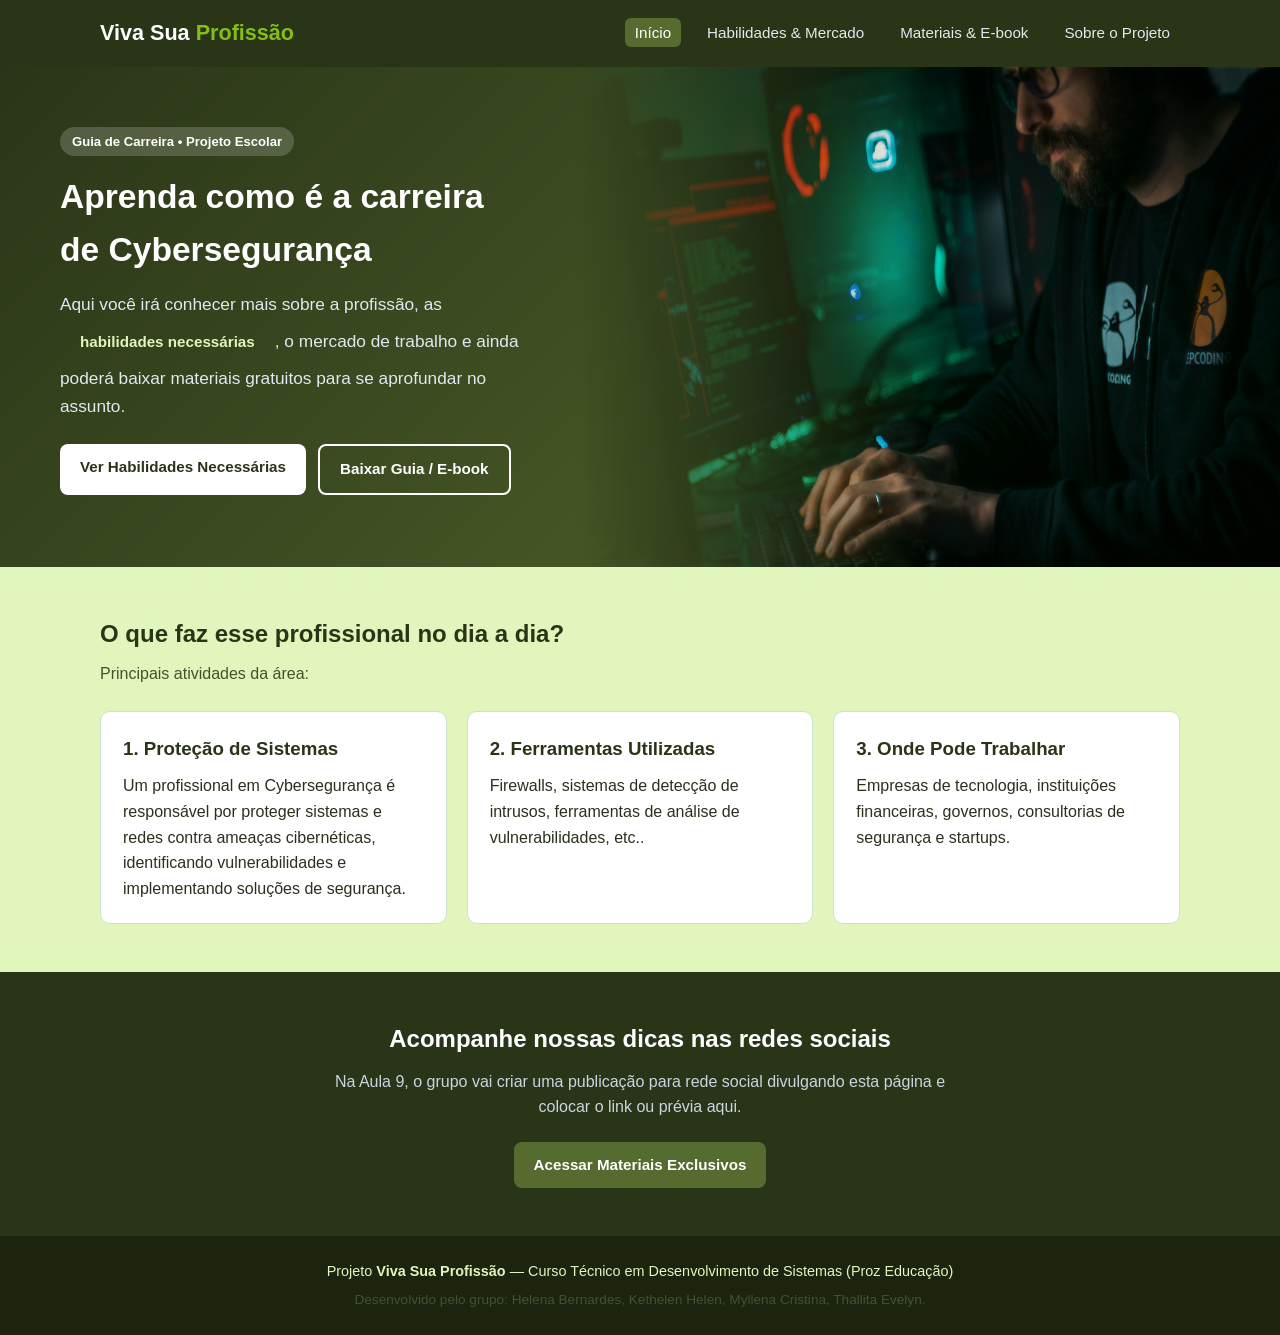
<file: index.html>
<!DOCTYPE html>
<html lang="pt-BR">
<head>
  <meta charset="UTF-8">
  <meta name="viewport" content="width=device-width, initial-scale=1.0">
  <!-- AULA 4 (SEO): Personalizem o título e a descrição pensando em como alguém buscaria essa profissão no Google -->
  <title>Descobrindo sobre Cybersegurança</title>
  <meta name="description" content="Aprenda o que faz um profissional de Cybersegurança, quais são as habilidades necessárias, o mercado de trabalho e materiais gratuitos.">
  <!-- ATENÇÃO GITHUB PAGES: Sempre usem caminhos relativos (sem barra / no início) -->
  <link rel="stylesheet" href="css/style.css">
</head>
<body>

  <!-- CABEÇALHO E MENU DE NAVEGAÇÃO -->
  <header class="topo">
    <div class="container">
      <a href="index.html" class="logo">Viva Sua <span>Profissão</span></a>
      <nav aria-label="Menu principal">
        <ul class="menu">
          <li><a href="index.html" class="ativo">Início</a></li>
          <li><a href="pages/habilidades.html">Habilidades &amp; Mercado</a></li>
          <li><a href="pages/materiais.html">Materiais &amp; E-book</a></li>
          <li><a href="pages/sobre.html">Sobre o Projeto</a></li>
        </ul>
      </nav>
    </div>
  </header>

  <!-- SEÇÃO PRINCIPAL (HERO) -->
  <main>
    <section class="hero">
      <div class="container">
        <span class="etiqueta">Guia de Carreira • Projeto Escolar</span>
        <h1>Aprenda como é a carreira de Cybersegurança</h1>
        <p>
          Aqui você irá conhecer mais sobre a profissão, as <a href="pages/habilidades.html" class="btn btn-hability">habilidades necessárias</a>, o mercado de trabalho 
          e ainda poderá baixar materiais gratuitos para se aprofundar no assunto.
        </p>
        <div class="botoes-hero">
          <a href="pages/habilidades.html" class="btn btn-primario">Ver Habilidades Necessárias</a>
          <a href="pages/materiais.html" class="btn btn-secundario">Baixar Guia / E-book</a>
        </div>
      </div>
      <img src="img/man-coding.jpg" alt="Ilustração de um profissional de Cybersegurança trabalhando em um computador" loading="lazy" class="mancoding">
    </section>

    <!-- RESUMO EM CARDS (3 COLUNAS RESPONSIVAS) -->
    <section class="secao">
      <div class="container">
        <h2>O que faz esse profissional no dia a dia?</h2>
        <p class="subtitulo">Principais atividades da área:</p>

        <div class="grid-cards">
          <article class="card">
            <h3>1. Proteção de Sistemas</h3>
            <p>Um profissional em Cybersegurança é responsável por proteger sistemas e redes contra ameaças cibernéticas, 
              identificando vulnerabilidades e implementando soluções de segurança.

            </p>
          </article>

          <article class="card">
            <h3>2. Ferramentas Utilizadas</h3>
            <p>Firewalls, sistemas de detecção de intrusos, ferramentas de análise de vulnerabilidades, etc..</p>
          </article>

          <article class="card">
            <h3>3. Onde Pode Trabalhar</h3>
            <p>Empresas de tecnologia, instituições financeiras, governos, consultorias de segurança e startups.</p>
          </article>
        </div>
      </div>
    </section>

    <!-- CHAMADA PARA REDE SOCIAL (AULA 9) -->
    <section class="secao secao-destaque">
      <div class="container">
        <h2>Acompanhe nossas dicas nas redes sociais</h2>
        <p>
          Na Aula 9, o grupo vai criar uma publicação para rede social divulgando esta página e colocar o link ou prévia aqui.
        </p>
        <a href="pages/materiais.html" class="btn btn-primario">Acessar Materiais Exclusivos</a>
      </div>
    </section>
  </main>

  <!-- RODAPÉ -->
  <footer class="rodape">
    <div class="container">
      <p>Projeto <strong>Viva Sua Profissão</strong> — Curso Técnico em Desenvolvimento de Sistemas (Proz Educação)</p>
      <p class="creditos">Desenvolvido pelo grupo: Helena Bernardes, Kethelen Helen, Myllena Cristina, Thallita Evelyn.</p>
    </div>
  </footer>

</body>
</html>
</file>
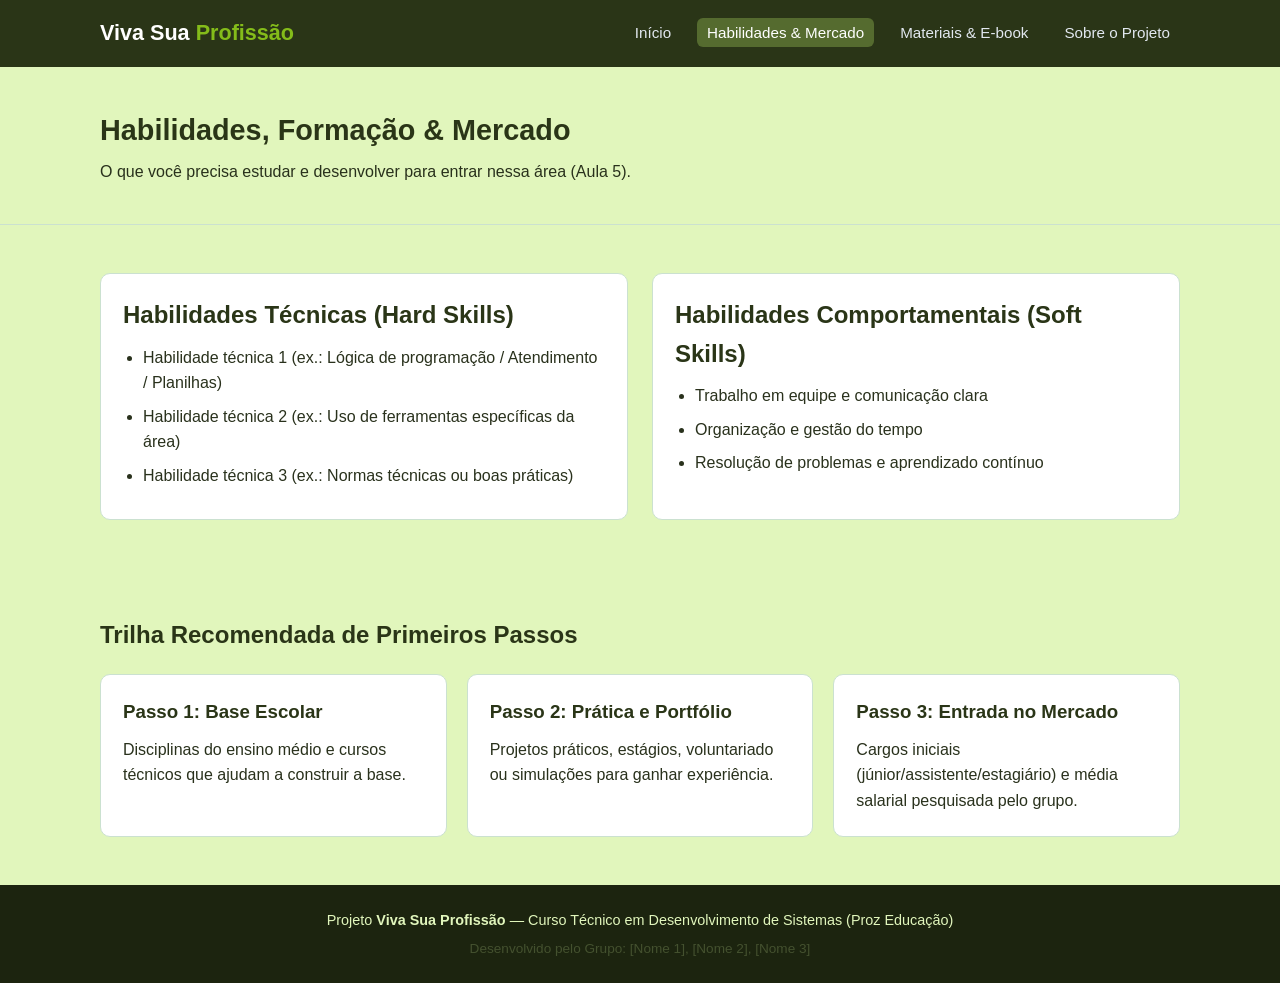
<file: pages/habilidades.html>
<!DOCTYPE html>
<html lang="pt-BR">
<head>
  <meta charset="UTF-8">
  <meta name="viewport" content="width=device-width, initial-scale=1.0">
  <title>Descobrindo sobre Cybersegurança</title>
  <meta name="description" content="Aprenda o que faz um profissional de Cybersegurança, quais são as habilidades necessárias, o mercado de trabalho e materiais gratuitos.">
  <!-- Como esta página está dentro da pasta pages/, usamos ../ para voltar à raiz -->
  <link rel="stylesheet" href="../css/style.css">
</head>
<body>

  <header class="topo">
    <div class="container">
      <a href="../index.html" class="logo">Viva Sua <span>Profissão</span></a>
      <nav aria-label="Menu principal">
        <ul class="menu">
          <li><a href="../index.html">Início</a></li>
          <li><a href="habilidades.html" class="ativo">Habilidades &amp; Mercado</a></li>
          <li><a href="materiais.html">Materiais &amp; E-book</a></li>
          <li><a href="sobre.html">Sobre o Projeto</a></li>
        </ul>
      </nav>
    </div>
  </header>

  <main>
    <section class="cabecalho-pagina">
      <div class="container">
        <h1>Habilidades, Formação &amp; Mercado</h1>
        <p>O que você precisa estudar e desenvolver para entrar nessa área (Aula 5).</p>
      </div>
    </section>

    <section class="secao">
      <div class="container">
        <div class="grid-duas-colunas">
          <div class="card">
            <h2>Habilidades Técnicas (Hard Skills)</h2>
            <ul class="lista-simples">
              <li>Habilidade técnica 1 (ex.: Lógica de programação / Atendimento / Planilhas)</li>
              <li>Habilidade técnica 2 (ex.: Uso de ferramentas específicas da área)</li>
              <li>Habilidade técnica 3 (ex.: Normas técnicas ou boas práticas)</li>
            </ul>
          </div>

          <div class="card">
            <h2>Habilidades Comportamentais (Soft Skills)</h2>
            <ul class="lista-simples">
              <li>Trabalho em equipe e comunicação clara</li>
              <li>Organização e gestão do tempo</li>
              <li>Resolução de problemas e aprendizado contínuo</li>
            </ul>
          </div>
        </div>
      </div>
    </section>

    <section class="secao secao-cinza">
      <div class="container">
        <h2>Trilha Recomendada de Primeiros Passos</h2>
        <div class="grid-cards">
          <article class="card">
            <h3>Passo 1: Base Escolar</h3>
            <p>Disciplinas do ensino médio e cursos técnicos que ajudam a construir a base.</p>
          </article>
          <article class="card">
            <h3>Passo 2: Prática e Portfólio</h3>
            <p>Projetos práticos, estágios, voluntariado ou simulações para ganhar experiência.</p>
          </article>
          <article class="card">
            <h3>Passo 3: Entrada no Mercado</h3>
            <p>Cargos iniciais (júnior/assistente/estagiário) e média salarial pesquisada pelo grupo.</p>
          </article>
        </div>
      </div>
    </section>
  </main>

  <footer class="rodape">
    <div class="container">
      <p>Projeto <strong>Viva Sua Profissão</strong> — Curso Técnico em Desenvolvimento de Sistemas (Proz Educação)</p>
      <p class="creditos">Desenvolvido pelo Grupo: [Nome 1], [Nome 2], [Nome 3]</p>
    </div>
  </footer>

</body>
</html>
</file>
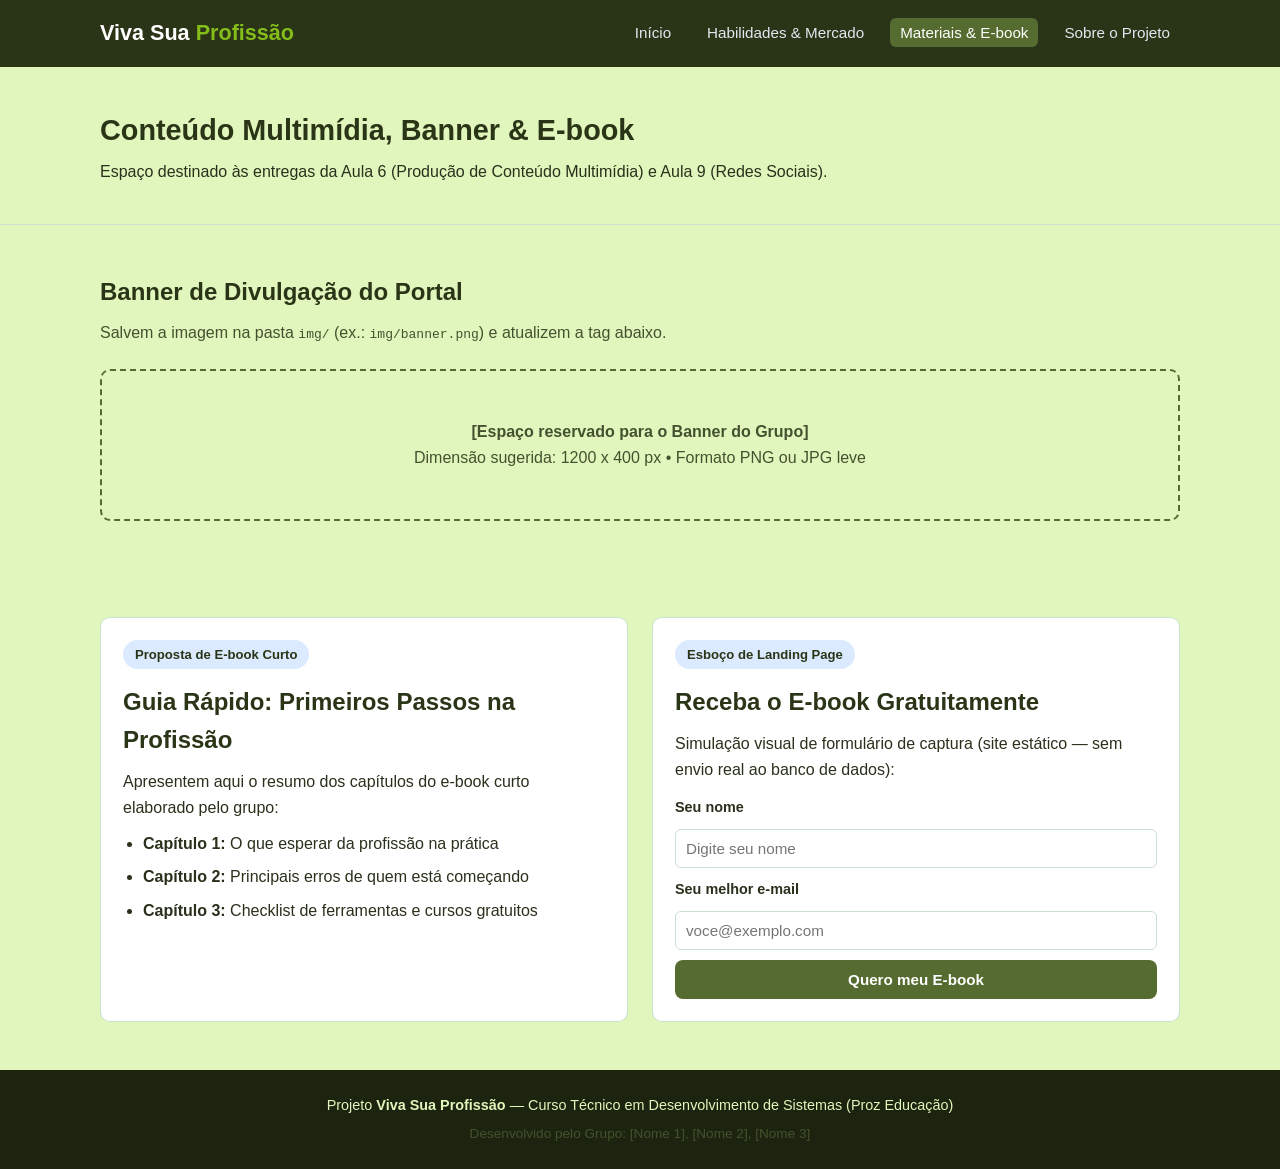
<file: pages/materiais.html>
<!DOCTYPE html>
<html lang="pt-BR">
<head>
  <meta charset="UTF-8">
  <meta name="viewport" content="width=device-width, initial-scale=1.0">
  <title>Descobrindo sobre Cybersegurança</title>
  <meta name="description" content="Aprenda o que faz um profissional de Cybersegurança, quais são as habilidades necessárias, o mercado de trabalho e materiais gratuitos.">
  <link rel="stylesheet" href="../css/style.css">
</head>
<body>

  <header class="topo">
    <div class="container">
      <a href="../index.html" class="logo">Viva Sua <span>Profissão</span></a>
      <nav aria-label="Menu principal">
        <ul class="menu">
          <li><a href="../index.html">Início</a></li>
          <li><a href="habilidades.html">Habilidades &amp; Mercado</a></li>
          <li><a href="materiais.html" class="ativo">Materiais &amp; E-book</a></li>
          <li><a href="sobre.html">Sobre o Projeto</a></li>
        </ul>
      </nav>
    </div>
  </header>

  <main>
    <section class="cabecalho-pagina">
      <div class="container">
        <h1>Conteúdo Multimídia, Banner &amp; E-book</h1>
        <p>Espaço destinado às entregas da Aula 6 (Produção de Conteúdo Multimídia) e Aula 9 (Redes Sociais).</p>
      </div>
    </section>

    <!-- ÁREA DO BANNER CRIADO PELO GRUPO -->
    <section class="secao">
      <div class="container">
        <h2>Banner de Divulgação do Portal</h2>
        <p class="subtitulo">Salvem a imagem na pasta <code>img/</code> (ex.: <code>img/banner.png</code>) e atualizem a tag abaixo.</p>

        <div class="caixa-banner">
          <!-- Quando tiverem a imagem, troquem o bloco abaixo por:
               <img src="../img/banner.png" alt="Banner de divulgação da profissão"> -->
          <p><strong>[Espaço reservado para o Banner do Grupo]</strong></p>
          <p>Dimensão sugerida: 1200 x 400 px • Formato PNG ou JPG leve</p>
        </div>
      </div>
    </section>

    <!-- ESBOÇO DE LANDING PAGE + PROPOSTA DE E-BOOK -->
    <section class="secao secao-cinza">
      <div class="container">
        <div class="grid-duas-colunas">
          <div class="card">
            <span class="etiqueta">Proposta de E-book Curto</span>
            <h2>Guia Rápido: Primeiros Passos na Profissão</h2>
            <p>Apresentem aqui o resumo dos capítulos do e-book curto elaborado pelo grupo:</p>
            <ul class="lista-simples">
              <li><strong>Capítulo 1:</strong> O que esperar da profissão na prática</li>
              <li><strong>Capítulo 2:</strong> Principais erros de quem está começando</li>
              <li><strong>Capítulo 3:</strong> Checklist de ferramentas e cursos gratuitos</li>
            </ul>
          </div>

          <div class="card">
            <span class="etiqueta">Esboço de Landing Page</span>
            <h2>Receba o E-book Gratuitamente</h2>
            <p>Simulação visual de formulário de captura (site estático — sem envio real ao banco de dados):</p>
            <form class="form-simulado" onsubmit="alert('Exemplo visual de Landing Page! Em um site estático no GitHub Pages não há banco de dados ativo.'); return false;">
              <label for="nome">Seu nome</label>
              <input type="text" id="nome" name="nome" placeholder="Digite seu nome" required>

              <label for="email">Seu melhor e-mail</label>
              <input type="email" id="email" name="email" placeholder="voce@exemplo.com" required>

              <button type="submit" class="btn btn-primario">Quero meu E-book</button>
            </form>
          </div>
        </div>
      </div>
    </section>
  </main>

  <footer class="rodape">
    <div class="container">
      <p>Projeto <strong>Viva Sua Profissão</strong> — Curso Técnico em Desenvolvimento de Sistemas (Proz Educação)</p>
      <p class="creditos">Desenvolvido pelo Grupo: [Nome 1], [Nome 2], [Nome 3]</p>
    </div>
  </footer>

</body>
</html>
</file>
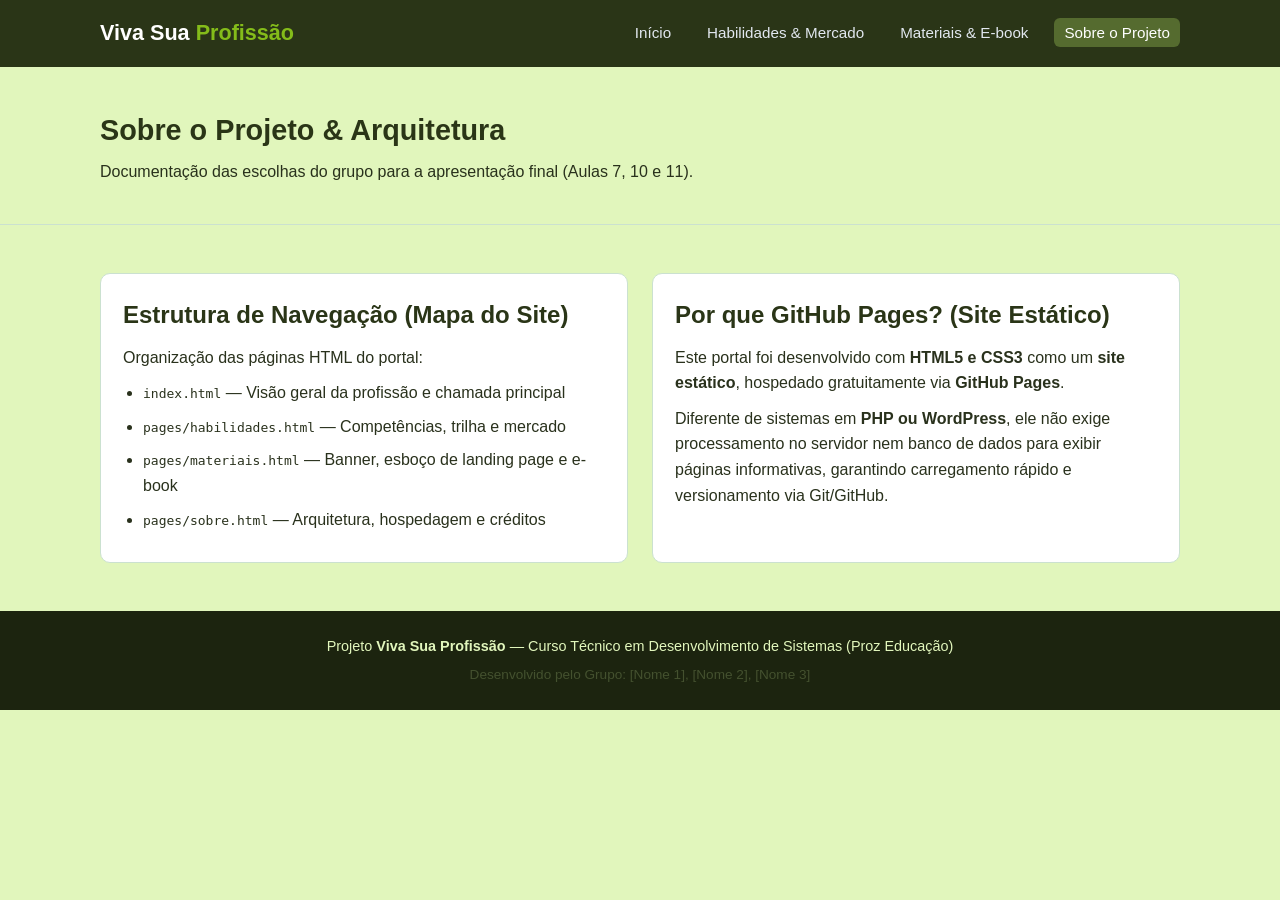
<file: pages/sobre.html>
<!DOCTYPE html>
<html lang="pt-BR">
<head>
  <meta charset="UTF-8">
  <meta name="viewport" content="width=device-width, initial-scale=1.0">
  <title>Descobrindo sobre Cybersegurança</title>
  <meta name="description" content="Aprenda o que faz um profissional de Cybersegurança, quais são as habilidades necessárias, o mercado de trabalho e materiais gratuitos.">
  <link rel="stylesheet" href="../css/style.css">
</head>
<body>

  <header class="topo">
    <div class="container">
      <a href="../index.html" class="logo">Viva Sua <span>Profissão</span></a>
      <nav aria-label="Menu principal">
        <ul class="menu">
          <li><a href="../index.html">Início</a></li>
          <li><a href="habilidades.html">Habilidades &amp; Mercado</a></li>
          <li><a href="materiais.html">Materiais &amp; E-book</a></li>
          <li><a href="sobre.html" class="ativo">Sobre o Projeto</a></li>
        </ul>
      </nav>
    </div>
  </header>

  <main>
    <section class="cabecalho-pagina">
      <div class="container">
        <h1>Sobre o Projeto &amp; Arquitetura</h1>
        <p>Documentação das escolhas do grupo para a apresentação final (Aulas 7, 10 e 11).</p>
      </div>
    </section>

    <section class="secao">
      <div class="container">
        <div class="grid-duas-colunas">
          <div class="card">
            <h2>Estrutura de Navegação (Mapa do Site)</h2>
            <p>Organização das páginas HTML do portal:</p>
            <ul class="lista-simples">
              <li><code>index.html</code> — Visão geral da profissão e chamada principal</li>
              <li><code>pages/habilidades.html</code> — Competências, trilha e mercado</li>
              <li><code>pages/materiais.html</code> — Banner, esboço de landing page e e-book</li>
              <li><code>pages/sobre.html</code> — Arquitetura, hospedagem e créditos</li>
            </ul>
          </div>

          <div class="card">
            <h2>Por que GitHub Pages? (Site Estático)</h2>
            <p>
              Este portal foi desenvolvido com <strong>HTML5 e CSS3</strong> como um <strong>site estático</strong>,
              hospedado gratuitamente via <strong>GitHub Pages</strong>.
            </p>
            <p>
              Diferente de sistemas em <strong>PHP ou WordPress</strong>, ele não exige processamento no servidor nem banco de dados
              para exibir páginas informativas, garantindo carregamento rápido e versionamento via Git/GitHub.
            </p>
          </div>
        </div>
      </div>
    </section>
  </main>

  <footer class="rodape">
    <div class="container">
      <p>Projeto <strong>Viva Sua Profissão</strong> — Curso Técnico em Desenvolvimento de Sistemas (Proz Educação)</p>
      <p class="creditos">Desenvolvido pelo Grupo: [Nome 1], [Nome 2], [Nome 3]</p>
    </div>
  </footer>

</body>
</html>
</file>
<file: css/style.css>
/* =========================================================
   TEMPLATE BASE — PROJETO VIVA SUA PROFISSÃO
   Dica para os alunos: alterem as cores abaixo em :root
   para personalizar a identidade visual do grupo!
   ========================================================= */

:root {
  --cor-primaria: rgb(85, 107, 47);
  --cor-primaria-escura: rgb(42, 53, 23);
  --cor-destaque: rgb(132, 188, 26);
  --cor-fundo: rgb(225, 246, 188);
  --cor-fundo-suave: rgb(225, 246, 188);
  --cor-texto: rgb(41, 49, 28);
  --cor-texto-suave: rgb(68, 81, 47);
  --cor-texto-claro: rgb(225, 246, 188);
  --cor-borda: #cbe1d0;
}

/* Reset básico */
* {
  margin: 0;
  padding: 0;
  box-sizing: border-box;
}

body {
  font-family: Arial, Helvetica, sans-serif;
  color: var(--cor-texto);
  background-color: var(--cor-fundo);
  line-height: 1.6;
}

.container {
  width: 90%;
  max-width: 1080px;
  margin: 0 auto;
}

/* Cabeçalho e Navegação */
.topo {
  background-color: var(--cor-primaria-escura);
  color: #ffffff;
  padding: 16px 0;
}

.topo .container {
  display: flex;
  justify-content: space-between;
  align-items: center;
  flex-wrap: wrap;
  gap: 12px;
}

.logo {
  color: #ffffff;
  text-decoration: none;
  font-size: 1.35rem;
  font-weight: bold;
}

.logo span {
  color: var(--cor-destaque);
}

img.mancoding {
  height: 500px;
  width: 700px;
  display: inline-block;
  align-items: right;
  z-index: 1;
  mask-image: linear-gradient(to left, rgba(0, 0, 0, 1.0) 50%, transparent 100%);
}

.hero .container {
  width: 90%;
  max-width: 1080px;
  margin: 0 auto;
  padding: 60px;
  z-index: 10;
}

.menu {
  list-style: none;
  display: flex;
  gap: 16px;
  flex-wrap: wrap;
}

.menu a {
  color: #e2e8f0;
  text-decoration: none;
  font-size: 0.95rem;
  padding: 6px 10px;
  border-radius: 6px;
  transition: background-color 0.2s;
}

.menu a:hover,
.menu a.ativo {
  background-color: var(--cor-primaria);
  color: #ffffff;
}

/* Hero (Banner Inicial) */
.hero {
  background: linear-gradient(135deg, var(--cor-primaria-escura), var(--cor-primaria));
  color: #ffffff;
  padding: 0px;
  display: flex;
}

.etiqueta {
  display: inline-block;
  background-color: rgba(255, 255, 255, 0.18);
  color: #ffffff;
  padding: 4px 12px;
  border-radius: 999px;
  font-size: 0.82rem;
  font-weight: bold;
  margin-bottom: 14px;
}

.btn-hability {
  color: var(--cor-texto-claro);
  text-decoration: none;
  font-weight: bold;
}

.card .etiqueta {
  background-color: #dbeafe;
  color: var(--cor-primaria-escura);
}

.hero h1 {
  font-size: 2.1rem;
  margin-bottom: 14px;
  max-width: 720px;
}

.hero p {
  font-size: 1.08rem;
  max-width: 680px;
  margin-bottom: 24px;
  color: #e2e8f0;
}

.botoes-hero {
  display: flex;
  gap: 12px;
  flex-wrap: wrap;
}

/* Botões */
.btn {
  display: inline-block;
  padding: 11px 20px;
  border-radius: 8px;
  text-decoration: none;
  font-weight: bold;
  font-size: 0.95rem;
  border: none;
  cursor: pointer;
}

.btn-primario {
  background-color: #ffffff;
  color: var(--cor-primaria-escura);
}

.secao .btn-primario,
.card .btn-primario {
  background-color: var(--cor-primaria);
  color: #ffffff;
}

.btn-secundario {
  background-color: transparent;
  color: #ffffff;
  border: 2px solid #ffffff;
}

/* Cabeçalho das Páginas Internas */
.cabecalho-pagina {
  background-color: var(--cor-fundo-suave);
  padding: 40px 0;
  border-bottom: 1px solid var(--cor-borda);
}

.cabecalho-pagina h1 {
  font-size: 1.8rem;
  color: var(--cor-primaria-escura);
  margin-bottom: 6px;
}

/* Seções e Grids */
.secao {
  padding: 48px 0;
}

.secao-cinza {
  background-color: var(--cor-fundo-suave);
}

.secao-destaque {
  background-color: var(--cor-primaria-escura);
  color: #ffffff;
  text-align: center;
}

.secao-destaque p {
  max-width: 640px;
  margin: 10px auto 22px;
  color: #cbd5e1;
}

.secao h2 {
  font-size: 1.5rem;
  margin-bottom: 8px;
  color: var(--cor-primaria-escura);
}

.secao-destaque h2 {
  color: #ffffff;
}

.subtitulo {
  color: var(--cor-texto-suave);
  margin-bottom: 24px;
}

.grid-cards {
  display: grid;
  grid-template-columns: repeat(auto-fit, minmax(260px, 1fr));
  gap: 20px;
  margin-top: 20px;
}

.grid-duas-colunas {
  display: grid;
  grid-template-columns: repeat(auto-fit, minmax(300px, 1fr));
  gap: 24px;
}

.card {
  background-color: #ffffff;
  border: 1px solid var(--cor-borda);
  border-radius: 10px;
  padding: 22px;
}

.card h2,
.card h3 {
  color: var(--cor-primaria-escura);
  margin-bottom: 10px;
}

.card p + p {
  margin-top: 10px;
}

.lista-simples {
  padding-left: 20px;
  margin-top: 10px;
}

.lista-simples li {
  margin-bottom: 8px;
}

/* Caixa reservada para Banner */
.caixa-banner {
  border: 2px dashed var(--cor-primaria);
  background-color: var(--cor-fundo-suave);
  border-radius: 10px;
  padding: 48px 20px;
  text-align: center;
  color: var(--cor-texto-suave);
}

.caixa-banner img {
  max-width: 100%;
  height: auto;
  border-radius: 8px;
}

/* Formulário simulado da Landing Page */
.form-simulado {
  display: flex;
  flex-direction: column;
  gap: 10px;
  margin-top: 14px;
}

.form-simulado label {
  font-weight: bold;
  font-size: 0.9rem;
}

.form-simulado input {
  padding: 10px;
  border: 1px solid var(--cor-borda);
  border-radius: 6px;
  font-size: 0.95rem;
}

/* Rodapé */
.rodape {
  background-color: rgb(28, 36, 15);
  color: var(--cor-texto-claro);
  text-align: center;
  padding: 24px 0;
  font-size: 0.9rem;
}

.rodape .creditos {
  margin-top: 6px;
  font-size: 0.85rem;
  color: var(--cor-texto-suave);
}
</file>
